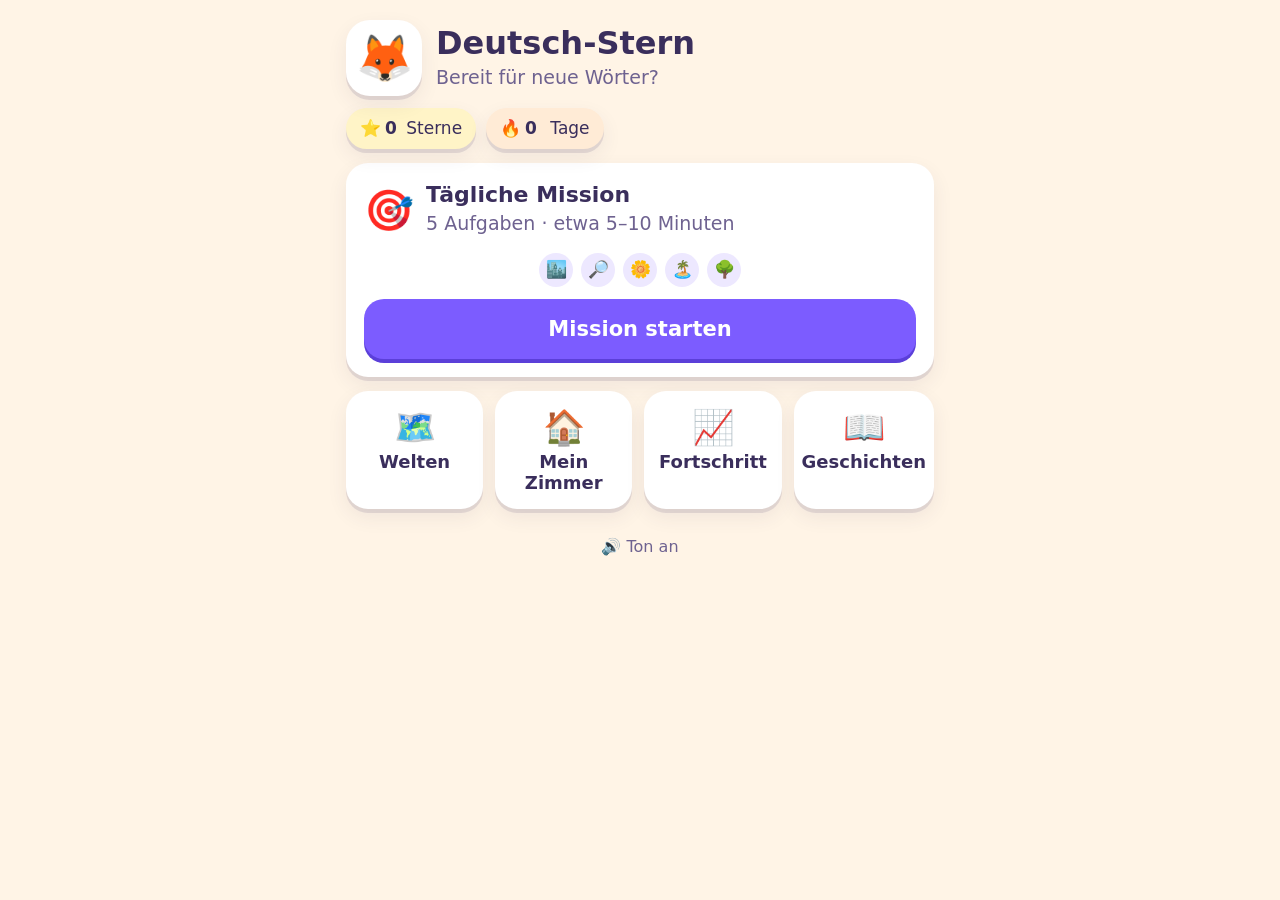
<file: index.html>
<!doctype html>
<html lang="de">
<head>
  <meta charset="utf-8">
  <meta name="viewport" content="width=device-width, initial-scale=1, viewport-fit=cover">
  <title>Deutsch-Stern</title>
  <meta name="description" content="Deutsch üben für die 5. Klasse – fröhlich, kostenlos und offline.">
  <meta name="theme-color" content="#FFF4E6">
  <meta name="color-scheme" content="light">
  <meta name="apple-mobile-web-app-capable" content="yes">
  <meta name="mobile-web-app-capable" content="yes">
  <meta name="apple-mobile-web-app-status-bar-style" content="default">
  <meta name="apple-mobile-web-app-title" content="Deutsch-Stern">
  <meta name="format-detection" content="telephone=no">
  <link rel="manifest" href="manifest.webmanifest">
  <link rel="apple-touch-icon" href="icons/icon-180.png">
  <link rel="icon" type="image/png" sizes="192x192" href="icons/icon-192.png">
  <link rel="stylesheet" href="styles.css">
</head>
<body>
  <div id="app">

    <!-- Startbildschirm -->
    <section id="screen-home" class="screen aktiv" aria-labelledby="titel">
      <header class="home-kopf">
        <button class="figur-knopf" id="home-figur" aria-label="Mein Zimmer öffnen">🦊</button>
        <div>
          <h1 id="titel">Deutsch-Stern</h1>
          <p class="gruss" id="gruss">Schön, dass du da bist!</p>
        </div>
      </header>

      <div class="chips">
        <div class="chip chip-gelb">⭐ <b id="home-sterne">0</b>&nbsp;Sterne</div>
        <div class="chip chip-orange">🔥 <b id="home-tage">0</b>&nbsp;<span id="home-tage-wort">Tage</span></div>
      </div>

      <div class="karte mission-karte" id="mission-karte">
        <div class="mission-kopf">
          <span class="mission-emoji" aria-hidden="true">🎯</span>
          <div>
            <h2>Tägliche Mission</h2>
            <p class="leise" id="mission-text">5 Aufgaben · etwa 5–10 Minuten</p>
          </div>
        </div>
        <div class="punkte-reihe" id="mission-punkte" aria-hidden="true"></div>
        <button class="knopf knopf-gross knopf-lila" id="knopf-mission">Mission starten</button>
      </div>

      <div class="menue">
        <button class="menue-knopf" id="knopf-welten"><span>🗺️</span>Welten</button>
        <button class="menue-knopf" id="knopf-zimmer"><span>🏠</span>Mein Zimmer</button>
        <button class="menue-knopf" id="knopf-fortschritt"><span>📈</span>Fortschritt</button>
        <button class="menue-knopf" id="knopf-buch"><span>📖</span>Geschichten</button>
      </div>

      <div class="fuss">
        <button class="text-knopf" id="knopf-ton">🔊 Ton an</button>
      </div>
    </section>

    <!-- Welten -->
    <section id="screen-welten" class="screen" aria-labelledby="welten-titel">
      <div class="leiste">
        <button class="zurueck" data-zurueck aria-label="Zurück">‹</button>
        <h2 id="welten-titel">Welten</h2>
      </div>
      <p class="leise mitte">Wähle eine Welt. Eine Runde dauert nur ein paar Minuten.</p>
      <div class="welten-liste" id="welten-liste"></div>
    </section>

    <!-- Aufgabe -->
    <section id="screen-aufgabe" class="screen" aria-label="Aufgabe">
      <div class="leiste">
        <button class="zurueck" id="aufgabe-abbruch" aria-label="Runde beenden">✕</button>
        <div class="fortschritt-balken" aria-hidden="true"><div id="runde-balken"></div></div>
        <div class="chip chip-gelb chip-klein" id="sterne-chip">⭐ <b id="aufgabe-sterne">0</b></div>
      </div>
      <div class="welt-schild" id="welt-schild"></div>

      <div id="lesetext" class="karte lesetext" hidden>
        <div class="lesetext-kopf">
          <h3 id="lesetext-titel"></h3>
          <button class="rund-knopf" id="lesetext-vorlesen" aria-label="Text vorlesen">🔊</button>
        </div>
        <div id="lesetext-inhalt"></div>
      </div>

      <div class="karte frage-karte" id="frage-karte">
        <div class="frage-zeile">
          <p class="frage" id="frage"></p>
          <button class="rund-knopf" id="frage-vorlesen" aria-label="Frage vorlesen">🔊</button>
        </div>
        <div id="aufgabe-inhalt"></div>
      </div>

      <div class="rueckmeldung" id="rueckmeldung" hidden>
        <div class="rm-kopf" id="rm-kopf"></div>
        <p id="rm-text"></p>
        <button class="knopf knopf-gross" id="knopf-weiter">Weiter</button>
      </div>
    </section>

    <!-- Ergebnis -->
    <section id="screen-ergebnis" class="screen" aria-labelledby="erg-titel">
      <div class="ergebnis">
        <div class="erg-emoji" id="erg-emoji">🎉</div>
        <h2 id="erg-titel">Geschafft!</h2>
        <p id="erg-text" class="gross-text"></p>
        <div class="chip chip-gelb chip-gross">⭐ +<b id="erg-sterne">0</b></div>
        <p id="erg-bonus" class="leise"></p>
        <div class="erg-liste" id="erg-liste"></div>
        <button class="knopf knopf-gross knopf-lila" id="erg-nochmal">Noch eine Runde</button>
        <button class="knopf knopf-gross knopf-hell" id="erg-start">Zur Startseite</button>
      </div>
    </section>

    <!-- Mein Zimmer -->
    <section id="screen-zimmer" class="screen" aria-labelledby="zimmer-titel">
      <div class="leiste">
        <button class="zurueck" data-zurueck aria-label="Zurück">‹</button>
        <h2 id="zimmer-titel">Mein Zimmer</h2>
        <div class="chip chip-gelb chip-klein">⭐ <b id="zimmer-sterne">0</b></div>
      </div>
      <div class="zimmer" id="zimmer" aria-label="Dein Zimmer"></div>
      <h3>Deine Figur</h3>
      <div class="figuren" id="figuren"></div>
      <h3>Laden <span class="leise klein">– bezahle mit deinen Sternen</span></h3>
      <div class="laden" id="laden"></div>
    </section>

    <!-- Fortschritt -->
    <section id="screen-fortschritt" class="screen" aria-labelledby="fs-titel">
      <div class="leiste">
        <button class="zurueck" data-zurueck aria-label="Zurück">‹</button>
        <h2 id="fs-titel">Fortschritt</h2>
      </div>
      <div class="chips" id="fs-zahlen"></div>
      <div id="fs-liste"></div>
      <h3>Abzeichen</h3>
      <div class="abzeichen-gitter" id="abzeichen"></div>
      <div class="fuss">
        <a class="text-knopf" href="datenschutz.html">Datenschutz</a>
        <button class="text-knopf" id="knopf-reset">Fortschritt zurücksetzen</button>
      </div>
    </section>

    <!-- Geschichtenbuch -->
    <section id="screen-buch" class="screen" aria-labelledby="buch-titel">
      <div class="leiste">
        <button class="zurueck" data-zurueck aria-label="Zurück">‹</button>
        <h2 id="buch-titel">Meine Geschichten</h2>
      </div>
      <div id="buch-liste"></div>
    </section>

  </div>

  <!-- Popup -->
  <div class="popup-hintergrund" id="popup" hidden>
    <div class="popup" role="dialog" aria-modal="true" aria-labelledby="popup-titel">
      <div class="popup-emoji" id="popup-emoji"></div>
      <h3 id="popup-titel"></h3>
      <p id="popup-text"></p>
      <div class="popup-knoepfe" id="popup-knoepfe"></div>
    </div>
  </div>

  <canvas id="konfetti" aria-hidden="true"></canvas>

  <script src="aufgaben.js"></script>
  <script src="app.js"></script>
</body>
</html>
</file>
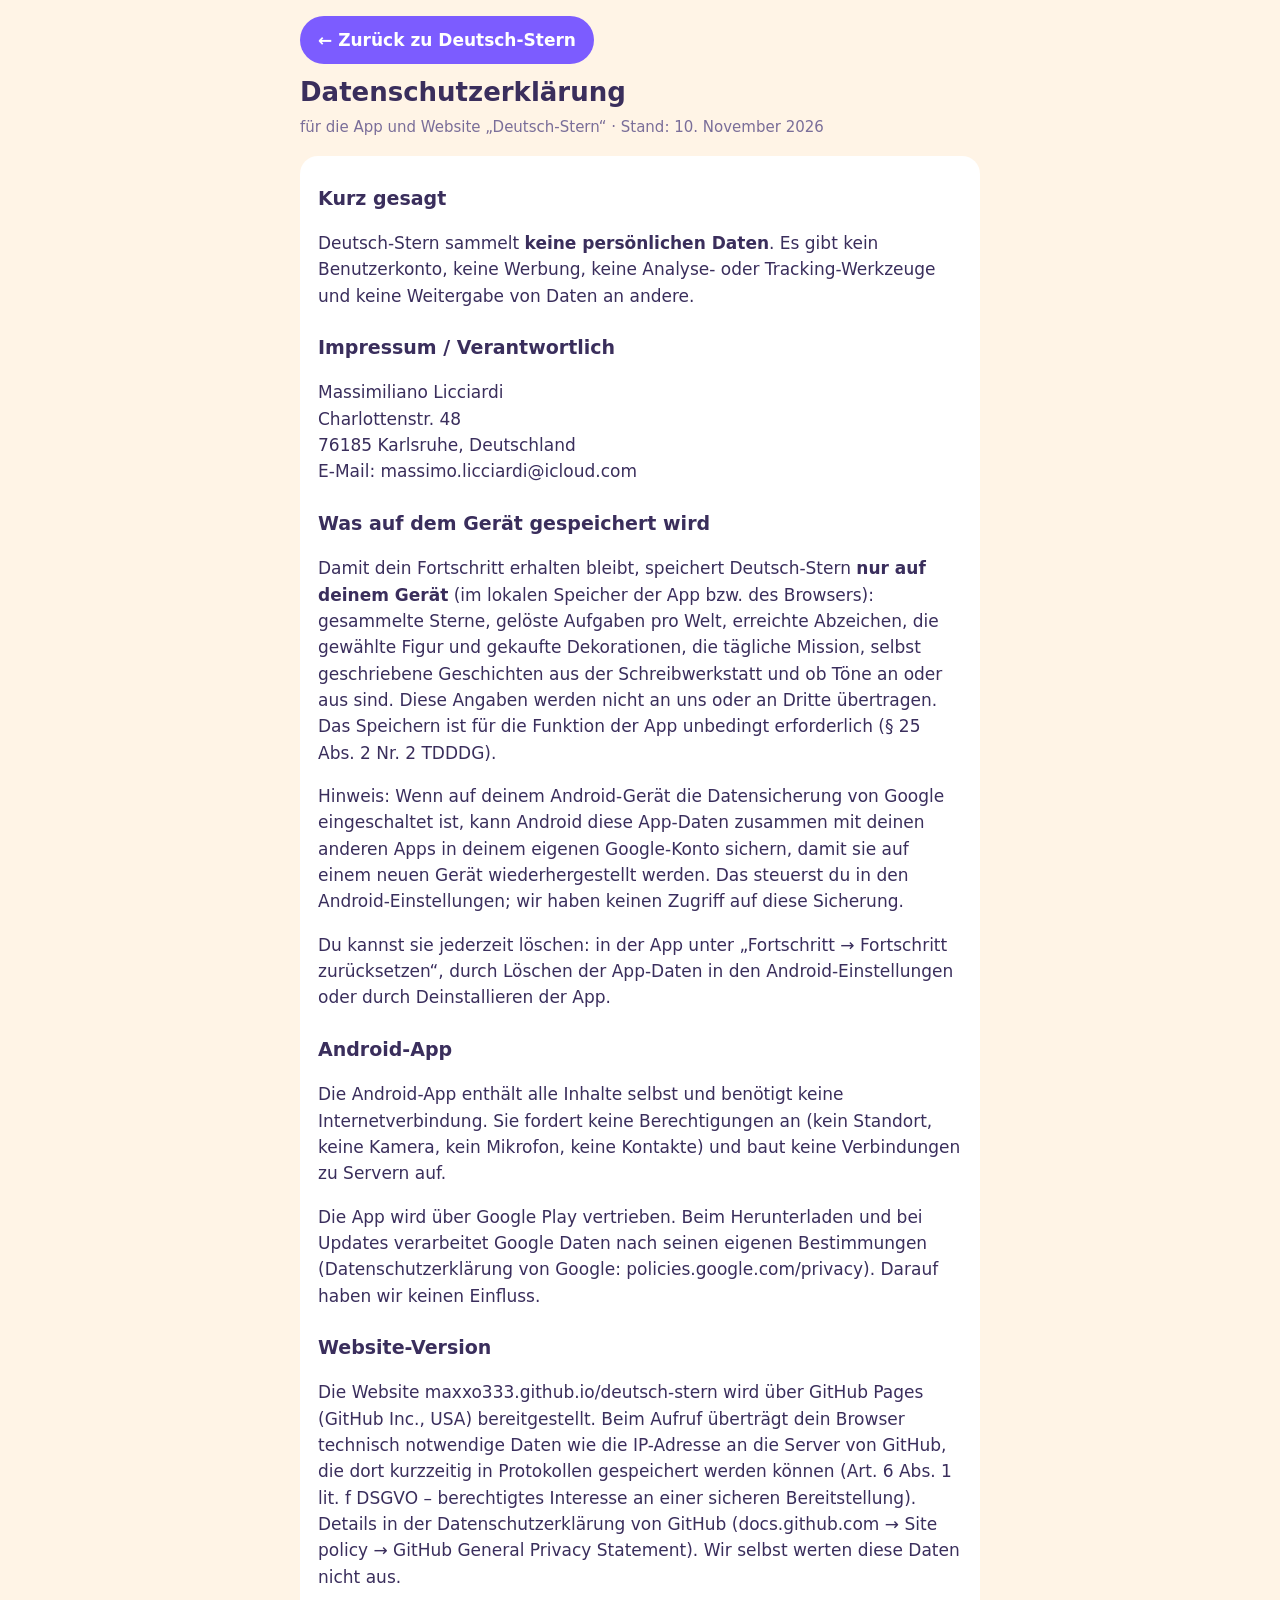
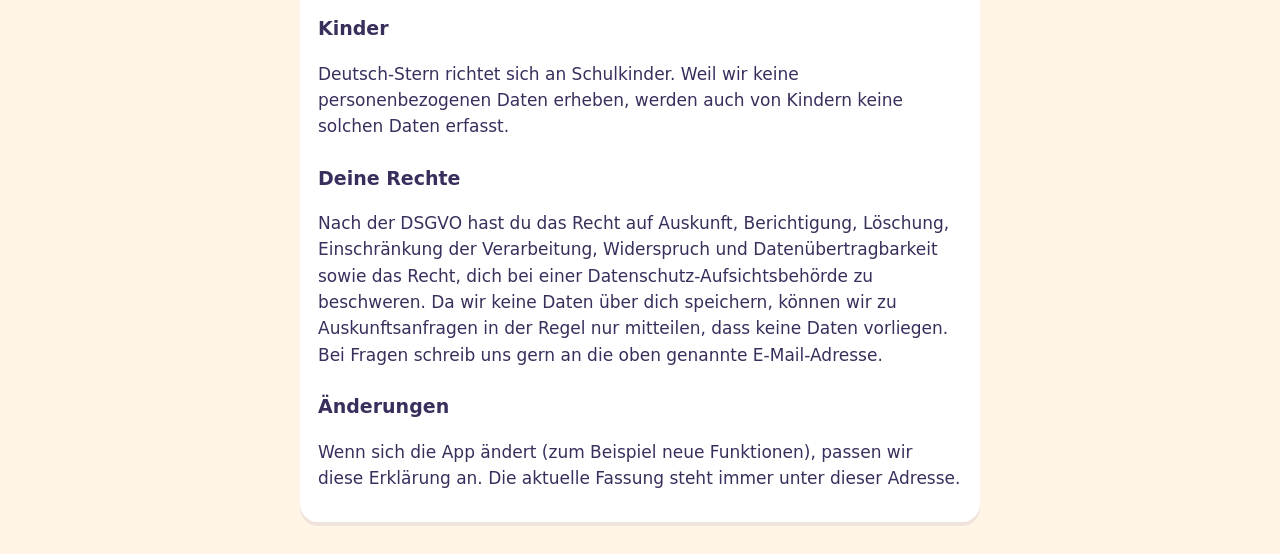
<file: datenschutz.html>
<!doctype html>
<html lang="de">
<head>
  <meta charset="utf-8">
  <meta name="viewport" content="width=device-width, initial-scale=1, viewport-fit=cover">
  <title>Datenschutz – Deutsch-Stern</title>
  <meta name="theme-color" content="#FFF4E6">
  <meta name="color-scheme" content="light">
  <style>
    html, body { margin: 0; background: #FFF4E6; color: #3A2E5C; overscroll-behavior: none; }
    body {
      font-family: ui-rounded, "SF Pro Rounded", -apple-system, BlinkMacSystemFont, "Segoe UI", system-ui, sans-serif;
      font-size: 17px; line-height: 1.55;
      padding: calc(16px + env(safe-area-inset-top, 0px)) calc(16px + env(safe-area-inset-right, 0px))
               calc(32px + env(safe-area-inset-bottom, 0px)) calc(16px + env(safe-area-inset-left, 0px));
    }
    main { max-width: 680px; margin: 0 auto; }
    h1 { font-size: 26px; margin: 8px 0 4px; }
    h2 { font-size: 19px; margin: 24px 0 6px; }
    .stand { color: #7A6E99; font-size: 15px; margin: 0 0 16px; }
    .karte { background: #fff; border-radius: 18px; padding: 4px 18px 14px; box-shadow: 0 4px 0 rgba(58,46,92,.08); }
    .zurueck {
      display: inline-flex; align-items: center; gap: 6px; min-height: 48px; padding: 0 18px;
      border: 0; border-radius: 999px; background: #7C5CFF; color: #fff; font: inherit; font-weight: 700;
      text-decoration: none; cursor: pointer;
    }
    /* Bewusst keine Links nach draußen: Kinder sollen die App nicht versehentlich verlassen */
  </style>
</head>
<body>
<main>
  <a class="zurueck" href="./" id="zurueck">← Zurück zu Deutsch-Stern</a>

  <h1>Datenschutzerklärung</h1>
  <p class="stand">für die App und Website „Deutsch-Stern“ · Stand: 10. November 2026</p>

  <div class="karte">
    <h2>Kurz gesagt</h2>
    <p>Deutsch-Stern sammelt <strong>keine persönlichen Daten</strong>. Es gibt kein Benutzerkonto, keine Werbung,
      keine Analyse- oder Tracking-Werkzeuge und keine Weitergabe von Daten an andere.</p>

    <h2>Impressum / Verantwortlich</h2>
    <p>
      Massimiliano Licciardi<br>
      Charlottenstr. 48<br>
      76185 Karlsruhe, Deutschland<br>
      E-Mail: massimo.licciardi@icloud.com
    </p>

    <h2>Was auf dem Gerät gespeichert wird</h2>
    <p>Damit dein Fortschritt erhalten bleibt, speichert Deutsch-Stern <strong>nur auf deinem Gerät</strong>
      (im lokalen Speicher der App bzw. des Browsers): gesammelte Sterne, gelöste Aufgaben pro Welt,
      erreichte Abzeichen, die gewählte Figur und gekaufte Dekorationen, die tägliche Mission, selbst geschriebene
      Geschichten aus der Schreibwerkstatt und ob Töne an oder aus sind.
      Diese Angaben werden nicht an uns oder an Dritte übertragen. Das Speichern ist für die Funktion
      der App unbedingt erforderlich (§ 25 Abs. 2 Nr. 2 TDDDG).</p>
    <p>Hinweis: Wenn auf deinem Android-Gerät die Datensicherung von Google eingeschaltet ist, kann Android
      diese App-Daten zusammen mit deinen anderen Apps in deinem eigenen Google-Konto sichern, damit sie auf
      einem neuen Gerät wiederhergestellt werden. Das steuerst du in den Android-Einstellungen; wir haben
      keinen Zugriff auf diese Sicherung.</p>
    <p>Du kannst sie jederzeit löschen: in der App unter „Fortschritt → Fortschritt zurücksetzen“,
      durch Löschen der App-Daten in den Android-Einstellungen oder durch Deinstallieren der App.</p>

    <h2>Android-App</h2>
    <p>Die Android-App enthält alle Inhalte selbst und benötigt keine Internetverbindung.
      Sie fordert keine Berechtigungen an (kein Standort, keine Kamera, kein Mikrofon, keine Kontakte)
      und baut keine Verbindungen zu Servern auf.</p>
    <p>Die App wird über Google Play vertrieben. Beim Herunterladen und bei Updates verarbeitet Google
      Daten nach seinen eigenen Bestimmungen (Datenschutzerklärung von Google: policies.google.com/privacy).
      Darauf haben wir keinen Einfluss.</p>

    <h2>Website-Version</h2>
    <p>Die Website maxxo333.github.io/deutsch-stern wird über GitHub Pages (GitHub Inc., USA) bereitgestellt. Beim Aufruf überträgt dein Browser technisch
      notwendige Daten wie die IP-Adresse an die Server von GitHub, die dort kurzzeitig in Protokollen gespeichert
      werden können (Art. 6 Abs. 1 lit. f DSGVO – berechtigtes Interesse an einer sicheren Bereitstellung). Details
      in der Datenschutzerklärung von GitHub (docs.github.com → Site policy → GitHub General Privacy Statement).
      Wir selbst werten diese Daten nicht aus.</p>

    <h2>Kinder</h2>
    <p>Deutsch-Stern richtet sich an Schulkinder. Weil wir keine personenbezogenen Daten erheben,
      werden auch von Kindern keine solchen Daten erfasst.</p>

    <h2>Deine Rechte</h2>
    <p>Nach der DSGVO hast du das Recht auf Auskunft, Berichtigung, Löschung, Einschränkung der Verarbeitung,
      Widerspruch und Datenübertragbarkeit sowie das Recht, dich bei einer Datenschutz-Aufsichtsbehörde zu beschweren.
      Da wir keine Daten über dich speichern, können wir zu Auskunftsanfragen in der Regel nur mitteilen,
      dass keine Daten vorliegen. Bei Fragen schreib uns gern an die oben genannte E-Mail-Adresse.</p>

    <h2>Änderungen</h2>
    <p>Wenn sich die App ändert (zum Beispiel neue Funktionen), passen wir diese Erklärung an.
      Die aktuelle Fassung steht immer unter dieser Adresse.</p>
  </div>
</main>
<script>
  // In der App / bei Aufruf aus Deutsch-Stern: einfach eine Seite zurück, damit der Verlauf sauber bleibt
  document.getElementById('zurueck').addEventListener('click', function (e) {
    if (window.history.length > 1 && document.referrer && document.referrer.indexOf(location.origin) === 0) {
      e.preventDefault();
      history.back();
    }
  });
</script>
</body>
</html>
</file>
<file: styles.css>
/* Deutsch-Stern – Design (angelehnt an Mathe-Stern) */
:root {
  --bg: #FFF4E6; --karte: #FFFFFF; --text: #3A2E5C; --text-leise: #6E6290;
  --lila: #7C5CFF; --lila-dunkel: #5B3FD9; --lila-hell: #EDE8FF;
  --pink: #FF6FA5; --pink-dunkel: #E34E88; --pink-hell: #FFE4EF;
  --gelb: #FFD23F; --gelb-hell: #FFF4C7;
  --gruen: #2FBF83; --gruen-dunkel: #1F9C68; --gruen-hell: #DDF7EA;
  --orange: #FF9F43; --orange-hell: #FFEBD6;
  --blau: #3BA7F5; --blau-hell: #DDF0FF;
  --rot-hell: #FFE3E0; --rot: #E5533D;
  --schatten: 0 4px 0 rgba(58,46,92,.12), 0 8px 20px rgba(58,46,92,.08);
  --rund: 22px;
  --schrift: ui-rounded, "SF Pro Rounded", -apple-system, BlinkMacSystemFont, "Segoe UI", system-ui, sans-serif;
  --lese-schrift: "Verdana", "Tahoma", ui-rounded, system-ui, sans-serif;
  --sa-oben: env(safe-area-inset-top, 0px);
  --sa-unten: env(safe-area-inset-bottom, 0px);
  --sa-links: env(safe-area-inset-left, 0px);
  --sa-rechts: env(safe-area-inset-right, 0px);
}

* { box-sizing: border-box; -webkit-tap-highlight-color: transparent; }
html, body { margin: 0; background: var(--bg); color: var(--text); }
body {
  font-family: var(--schrift); font-size: 18px; line-height: 1.45;
  overscroll-behavior: none; -webkit-user-select: none; user-select: none;
  -webkit-text-size-adjust: 100%;
}
textarea { -webkit-user-select: text; user-select: text; }
button { font-family: inherit; color: inherit; cursor: pointer; }
h1, h2, h3 { margin: 0; line-height: 1.2; }
h3 { font-size: 20px; margin: 22px 0 10px; }
[hidden] { display: none !important; }

#app {
  max-width: 620px; margin: 0 auto;
  padding: calc(14px + var(--sa-oben)) calc(16px + var(--sa-rechts)) calc(28px + var(--sa-unten)) calc(16px + var(--sa-links));
}
.screen { display: none; }
.screen.aktiv { display: block; animation: rein .25s ease-out; }
@keyframes rein { from { opacity: 0; transform: translateY(8px); } to { opacity: 1; transform: none; } }

.leise { color: var(--text-leise); }
.klein { font-size: 15px; font-weight: 500; }
.mitte { text-align: center; }
.gross-text { font-size: 20px; }

/* Karten & Knöpfe */
.karte { background: var(--karte); border-radius: var(--rund); box-shadow: var(--schatten); padding: 18px; margin: 14px 0; }
.knopf {
  display: flex; align-items: center; justify-content: center; gap: 8px;
  min-height: 52px; padding: 10px 20px; border: 0; border-radius: 18px;
  font-size: 19px; font-weight: 700; background: var(--karte); color: var(--text);
  box-shadow: 0 4px 0 rgba(58,46,92,.18); transition: transform .08s, box-shadow .08s;
}
.knopf:active { transform: translateY(3px); box-shadow: 0 1px 0 rgba(58,46,92,.18); }
.knopf:disabled { opacity: .45; cursor: default; }
.knopf-gross { width: 100%; min-height: 60px; font-size: 21px; border-radius: 20px; margin-top: 12px; }
.knopf-lila { background: var(--lila); color: #fff; box-shadow: 0 4px 0 var(--lila-dunkel); }
.knopf-gruen { background: var(--gruen); color: #fff; box-shadow: 0 4px 0 var(--gruen-dunkel); }
.knopf-pink { background: var(--pink); color: #fff; box-shadow: 0 4px 0 var(--pink-dunkel); }
.knopf-hell { background: var(--lila-hell); color: var(--lila-dunkel); box-shadow: 0 4px 0 #D3C9FF; }
.text-knopf { background: none; border: 0; font-size: 16px; color: var(--text-leise); padding: 10px; }
.rund-knopf {
  flex: none; width: 44px; height: 44px; border-radius: 50%; border: 0;
  background: var(--lila-hell); font-size: 20px; display: grid; place-items: center;
}
.rund-knopf.spricht { background: var(--gelb); }

/* Chips */
.chips { display: flex; gap: 10px; flex-wrap: wrap; margin: 12px 0; }
.chip { display: inline-flex; align-items: center; gap: 4px; padding: 8px 14px; border-radius: 99px; font-size: 17px; background: var(--karte); box-shadow: var(--schatten); }
.chip-gelb { background: var(--gelb-hell); }
.chip-orange { background: var(--orange-hell); }
.chip-klein { padding: 6px 12px; font-size: 16px; box-shadow: none; }
.chip-gross { font-size: 26px; padding: 10px 22px; }
.chip.hupf { animation: hupf .4s; }
@keyframes hupf { 40% { transform: scale(1.25); } }

/* Start */
.home-kopf { display: flex; align-items: center; gap: 14px; margin-top: 6px; }
.home-kopf h1 { font-size: 32px; font-weight: 800; }
.gruss { margin: 2px 0 0; color: var(--text-leise); }
.figur-knopf {
  flex: none; width: 76px; height: 76px; border-radius: 24px; border: 0;
  background: var(--karte); box-shadow: var(--schatten); font-size: 46px; position: relative;
}
.figur-knopf .zubehoer { position: absolute; font-size: 24px; right: -6px; top: -10px; }
.mission-kopf { display: flex; gap: 12px; align-items: center; }
.mission-kopf h2 { font-size: 22px; }
.mission-kopf p { margin: 2px 0 0; }
.mission-emoji { font-size: 40px; }
.punkte-reihe { display: flex; gap: 8px; justify-content: center; margin: 14px 0 2px; }
.punkte-reihe span { width: 34px; height: 34px; border-radius: 50%; background: var(--lila-hell); display: grid; place-items: center; font-size: 17px; }
.punkte-reihe span.fertig { background: var(--gruen-hell); }
.menue { display: grid; grid-template-columns: 1fr 1fr; gap: 12px; }
.menue-knopf {
  border: 0; background: var(--karte); border-radius: var(--rund); box-shadow: var(--schatten);
  padding: 16px 8px; font-size: 18px; font-weight: 700; display: flex; flex-direction: column; align-items: center; gap: 4px;
}
.menue-knopf span { font-size: 34px; }
.menue-knopf:active { transform: translateY(3px); }
.fuss { text-align: center; margin-top: 18px; }

/* Leiste */
.leiste { display: flex; align-items: center; gap: 12px; min-height: 52px; margin-bottom: 6px; }
.leiste h2 { font-size: 23px; flex: 1; }
.zurueck { flex: none; width: 48px; height: 48px; border-radius: 16px; border: 0; background: var(--karte); box-shadow: var(--schatten); font-size: 28px; line-height: 1; font-weight: 700; }
.fortschritt-balken { flex: 1; height: 16px; background: var(--lila-hell); border-radius: 99px; overflow: hidden; }
.fortschritt-balken div { height: 100%; width: 0; background: var(--lila); border-radius: 99px; transition: width .35s; }

/* Welten */
.welten-liste { display: grid; gap: 12px; margin-top: 12px; }
.welt-knopf {
  display: flex; align-items: center; gap: 14px; text-align: left; width: 100%;
  border: 0; border-radius: var(--rund); padding: 14px 16px; background: var(--karte);
  box-shadow: var(--schatten); border-left: 10px solid var(--welt, var(--lila));
}
.welt-knopf:active { transform: translateY(3px); }
.welt-emoji { font-size: 42px; flex: none; }
.welt-name { font-size: 21px; font-weight: 800; }
.welt-thema { font-size: 15px; color: var(--text-leise); }
.mini-balken { height: 8px; background: #EFEAF7; border-radius: 99px; margin-top: 6px; overflow: hidden; }
.mini-balken div { height: 100%; background: var(--welt, var(--lila)); border-radius: 99px; }
.welt-schild { display: inline-block; margin: 4px 0 0; padding: 4px 12px; border-radius: 99px; font-size: 15px; font-weight: 700; color: #fff; }

/* Aufgabe */
.frage-zeile { display: flex; gap: 10px; align-items: flex-start; }
.frage { flex: 1; font-size: 21px; font-weight: 700; margin: 4px 0 14px; }
.optionen { display: grid; gap: 10px; }
.option {
  width: 100%; min-height: 56px; border: 3px solid #E7E1F5; border-radius: 16px; background: #fff;
  font-size: 20px; font-weight: 600; padding: 10px 14px; text-align: left;
}
.option:active { transform: scale(.98); }
.option.falsch, .wort.falsch { border-color: var(--rot); background: var(--rot-hell); animation: wackel .4s; }
.option.richtig, .wort.richtig { border-color: var(--gruen); background: var(--gruen-hell); }
.option:disabled, .wort:disabled { cursor: default; }
@keyframes wackel { 20%,60% { transform: translateX(-6px); } 40%,80% { transform: translateX(6px); } }

.woerter { display: flex; flex-wrap: wrap; gap: 8px; }
.wort {
  border: 3px solid #E7E1F5; background: #fff; border-radius: 14px; padding: 9px 13px;
  font-size: 21px; font-weight: 600; min-height: 50px; font-family: var(--lese-schrift);
}
.wort:active { transform: scale(.96); }
.wort.benutzt { display: none; }
.satz-feld {
  min-height: 70px; border: 3px dashed #D3C9FF; border-radius: 16px; padding: 8px;
  display: flex; flex-wrap: wrap; gap: 8px; align-items: center; margin-bottom: 14px; background: #FBFAFF;
}
.satz-feld:empty::before { content: "Tippe die Wörter in der richtigen Reihenfolge an."; color: var(--text-leise); font-size: 16px; padding: 4px 6px; }
.satz-feld .wort { background: var(--lila-hell); border-color: var(--lila-hell); }

.sortier-wort { text-align: center; margin: 4px 0 16px; }
.sortier-wort .wort { font-size: 28px; padding: 12px 24px; display: inline-block; border-color: var(--lila); }
.sortier-wort .zaehler { display: block; font-size: 15px; color: var(--text-leise); margin-top: 8px; }
.kategorien { display: grid; gap: 10px; grid-template-columns: repeat(auto-fit, minmax(140px, 1fr)); }
.kategorien .knopf { min-height: 64px; }
.sortiert { display: grid; gap: 8px; grid-template-columns: repeat(auto-fit, minmax(140px, 1fr)); margin-top: 14px; }
.sortiert div { background: #FBFAFF; border-radius: 14px; padding: 8px 10px; font-size: 15px; min-height: 44px; }
.sortiert b { display: block; font-size: 14px; color: var(--text-leise); }

.lesetext { font-family: var(--lese-schrift); }
.lesetext-kopf { display: flex; justify-content: space-between; align-items: center; gap: 10px; margin-bottom: 8px; }
.lesetext h3 { margin: 0; font-family: var(--schrift); }
.lesetext p { font-size: 19px; line-height: 1.75; margin: 0 0 10px; letter-spacing: .01em; }
textarea.schreibfeld {
  width: 100%; min-height: 200px; border: 3px solid #E7E1F5; border-radius: 16px; padding: 14px;
  font: 20px/1.6 var(--lese-schrift); color: var(--text); resize: vertical; background: #FFFDF8;
}
textarea.schreibfeld:focus { outline: none; border-color: var(--lila); }
.impuls { background: var(--gelb-hell); border-radius: 14px; padding: 12px 14px; font-size: 19px; margin-bottom: 12px; font-style: italic; }
.tipps { font-size: 16px; color: var(--text-leise); padding-left: 22px; margin: 10px 0; }
.wortzaehler { font-size: 16px; font-weight: 700; color: var(--text-leise); margin-top: 6px; }
.wortzaehler.genug { color: var(--gruen-dunkel); }

/* Rückmeldung */
.rueckmeldung { border-radius: var(--rund); padding: 16px 18px; margin: 14px 0; animation: einblenden .25s; }
.rueckmeldung.gut { background: var(--gruen-hell); }
.rueckmeldung.fast { background: var(--orange-hell); }
.rueckmeldung.loesung { background: var(--blau-hell); }
.rm-kopf { font-size: 22px; font-weight: 800; }
.rueckmeldung p { margin: 6px 0 0; font-size: 18px; }
.rueckmeldung .knopf { margin-top: 12px; }
@keyframes einblenden { from { opacity: 0; transform: translateY(6px); } to { opacity: 1; transform: none; } }

/* Ergebnis */
.ergebnis { text-align: center; padding-top: 20px; }
.erg-emoji { font-size: 76px; animation: plopp .5s; }
@keyframes plopp { 0% { transform: scale(.3); } 70% { transform: scale(1.15); } 100% { transform: scale(1); } }
.ergebnis h2 { font-size: 30px; margin: 6px 0; }
.erg-liste { display: flex; justify-content: center; gap: 8px; margin: 16px 0; flex-wrap: wrap; }
.erg-liste span { width: 42px; height: 42px; border-radius: 12px; background: var(--karte); box-shadow: var(--schatten); display: grid; place-items: center; font-size: 20px; }

/* Zimmer */
.zimmer {
  position: relative; border-radius: var(--rund); overflow: hidden; box-shadow: var(--schatten);
  background: linear-gradient(#FFE9C9 0 52%, #E8C79A 52% 100%);
  display: grid; grid-template-columns: repeat(4, 1fr); grid-template-rows: repeat(4, 62px);
  padding: 10px; gap: 4px; margin-top: 8px;
}
.zimmer .platz { display: grid; place-items: center; font-size: 38px; }
.zimmer .figur-im-zimmer { grid-column: 2 / span 2; grid-row: 3 / span 2; font-size: 84px; position: relative; display: grid; place-items: center; }
.zimmer .figur-im-zimmer .zubehoer { position: absolute; font-size: 36px; top: -4px; right: 18%; }
.zimmer-leer { grid-column: 1 / -1; grid-row: 1; text-align: center; font-size: 16px; color: var(--text-leise); align-self: center; }
.figuren { display: flex; gap: 10px; flex-wrap: wrap; }
.figuren button { width: 62px; height: 62px; font-size: 36px; border-radius: 18px; border: 3px solid transparent; background: var(--karte); box-shadow: var(--schatten); }
.figuren button.gewaehlt { border-color: var(--lila); background: var(--lila-hell); }
.laden { display: grid; grid-template-columns: repeat(auto-fill, minmax(130px, 1fr)); gap: 10px; }
.ware { border: 0; background: var(--karte); border-radius: 18px; box-shadow: var(--schatten); padding: 12px 8px; text-align: center; }
.ware .e { font-size: 38px; display: block; }
.ware .n { font-size: 16px; font-weight: 700; display: block; }
.ware .p { font-size: 15px; display: block; margin-top: 4px; color: var(--text-leise); }
.ware.gekauft { background: var(--gruen-hell); }
.ware.gekauft .p { color: var(--gruen-dunkel); font-weight: 700; }
.ware.aktiv-zubehoer { outline: 3px solid var(--lila); }

/* Fortschritt */
.fs-welt { display: flex; gap: 12px; align-items: center; }
.fs-welt .welt-emoji { font-size: 34px; }
.fs-welt > div { flex: 1; }
.fs-status { font-size: 15px; font-weight: 700; margin-top: 4px; }
.fs-status.gut { color: var(--gruen-dunkel); }
.fs-status.ueben { color: #C46A00; }
.abzeichen-gitter { display: grid; grid-template-columns: repeat(auto-fill, minmax(96px, 1fr)); gap: 10px; }
.abzeichen { background: var(--karte); border-radius: 18px; box-shadow: var(--schatten); padding: 10px 6px; text-align: center; font-size: 14px; font-weight: 600; }
.abzeichen .e { font-size: 34px; display: block; }
.abzeichen.zu { opacity: .4; filter: grayscale(1); }

/* Geschichtenbuch */
.geschichte .datum { font-size: 14px; color: var(--text-leise); }
.geschichte p { font-family: var(--lese-schrift); font-size: 18px; line-height: 1.7; white-space: pre-wrap; margin: 8px 0 0; -webkit-user-select: text; user-select: text; }

/* Popup */
.popup-hintergrund { position: fixed; inset: 0; background: rgba(58,46,92,.45); display: grid; place-items: center; padding: 20px; z-index: 50; }
.popup { background: #fff; border-radius: 26px; padding: 24px; max-width: 380px; width: 100%; text-align: center; animation: plopp .35s; }
.popup-emoji { font-size: 64px; }
.popup h3 { margin: 6px 0; font-size: 24px; }
.popup p { font-size: 18px; margin: 6px 0 4px; }
.popup-knoepfe { display: grid; gap: 4px; }

#konfetti { position: fixed; inset: 0; width: 100%; height: 100%; pointer-events: none; z-index: 60; }

@media (min-width: 700px) {
  body { font-size: 19px; }
  .menue { grid-template-columns: repeat(4, 1fr); }
  .welten-liste { grid-template-columns: 1fr 1fr; }
}
@media (prefers-reduced-motion: reduce) {
  *, *::before, *::after { animation-duration: .01ms !important; transition-duration: .01ms !important; }
}
</file>
